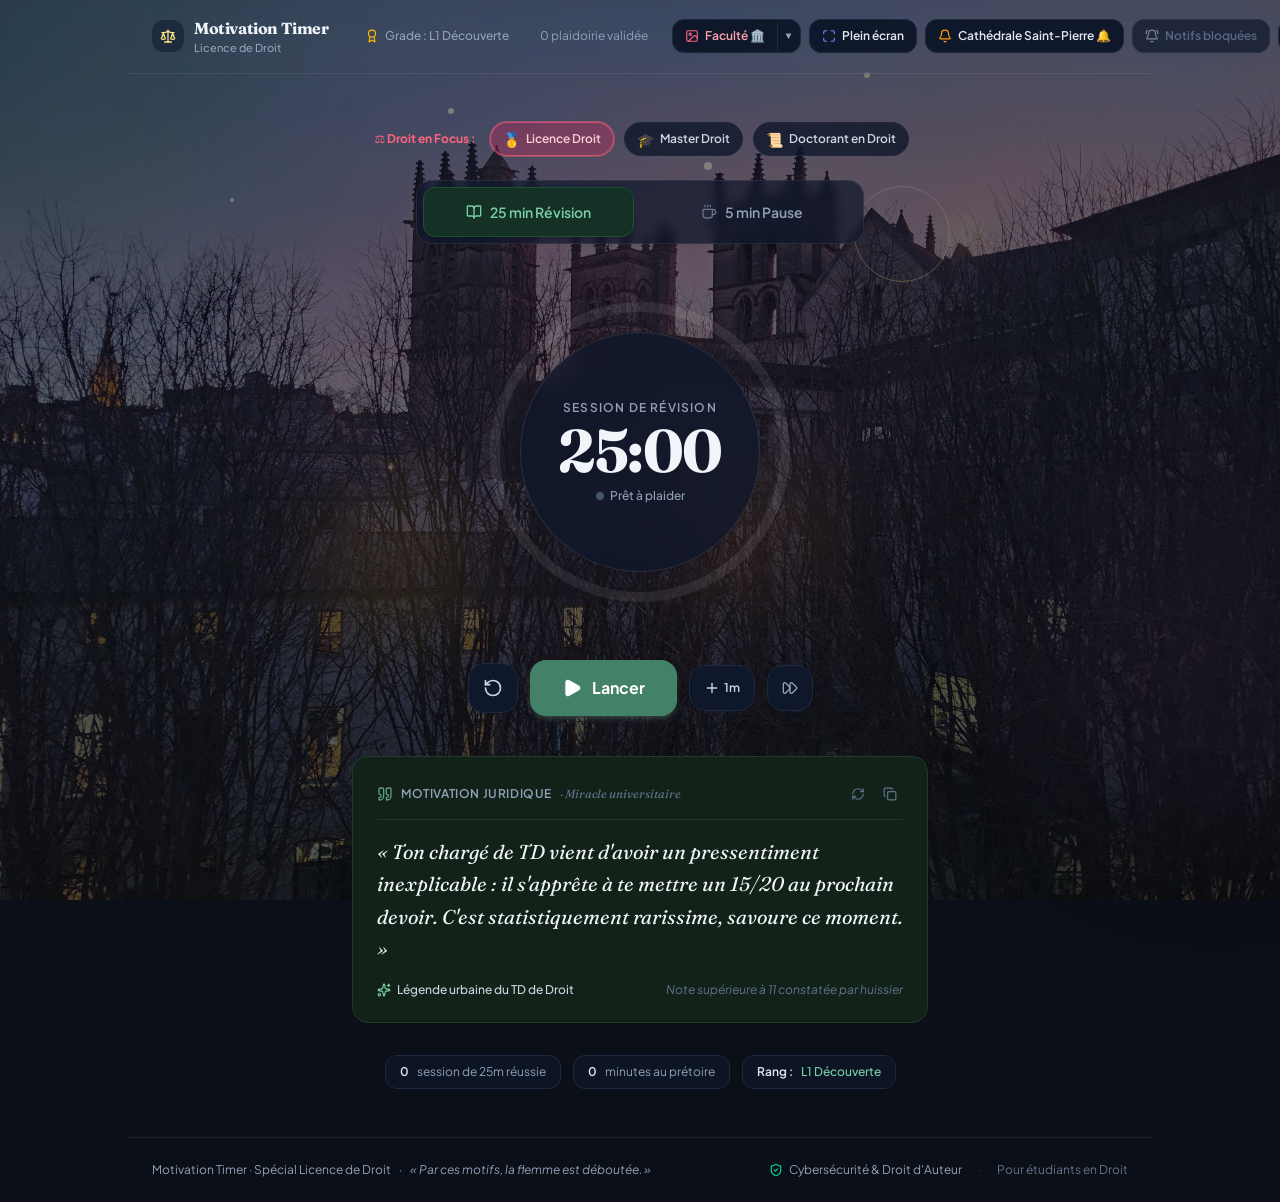
<file: docs/index.html>
<!doctype html>
<html lang="fr" class="dark">
  <head>
    <meta charset="UTF-8" />
    <meta name="viewport" content="width=device-width, initial-scale=1.0" />
    <title>Motivation Timer · Licence de Droit</title>
    <meta name="description" content="Minuteur épuré de 25 min de révision et 5 min de pause avec encouragements humoristiques pour la licence de droit." />
    <meta property="og:title" content="Motivation Timer · Licence de Droit" />
    <meta property="og:description" content="Minuteur épuré de 25 min de révision et 5 min de pause avec encouragements humoristiques pour la licence de droit." />
    <meta property="og:type" content="website" />
    <meta name="twitter:card" content="summary_large_image" />
    <link rel="preconnect" href="https://fonts.googleapis.com" />
    <link rel="preconnect" href="https://fonts.gstatic.com" crossorigin />
    <link href="https://fonts.googleapis.com/css2?family=Fraunces:ital,opsz,wght@0,9..144,400..700;1,9..144,400..700&family=Plus+Jakarta+Sans:wght@400;500;600;700&display=swap" rel="stylesheet" />
    <script type="module" crossorigin src="./assets/index-8oT_3A6P.js"></script>
    <link rel="stylesheet" crossorigin href="./assets/index-Dett6hOn.css">
  </head>
  <body class="dark bg-[#0B0F17] text-slate-100">
    <div id="root"></div>
  </body>
</html>
</file>
